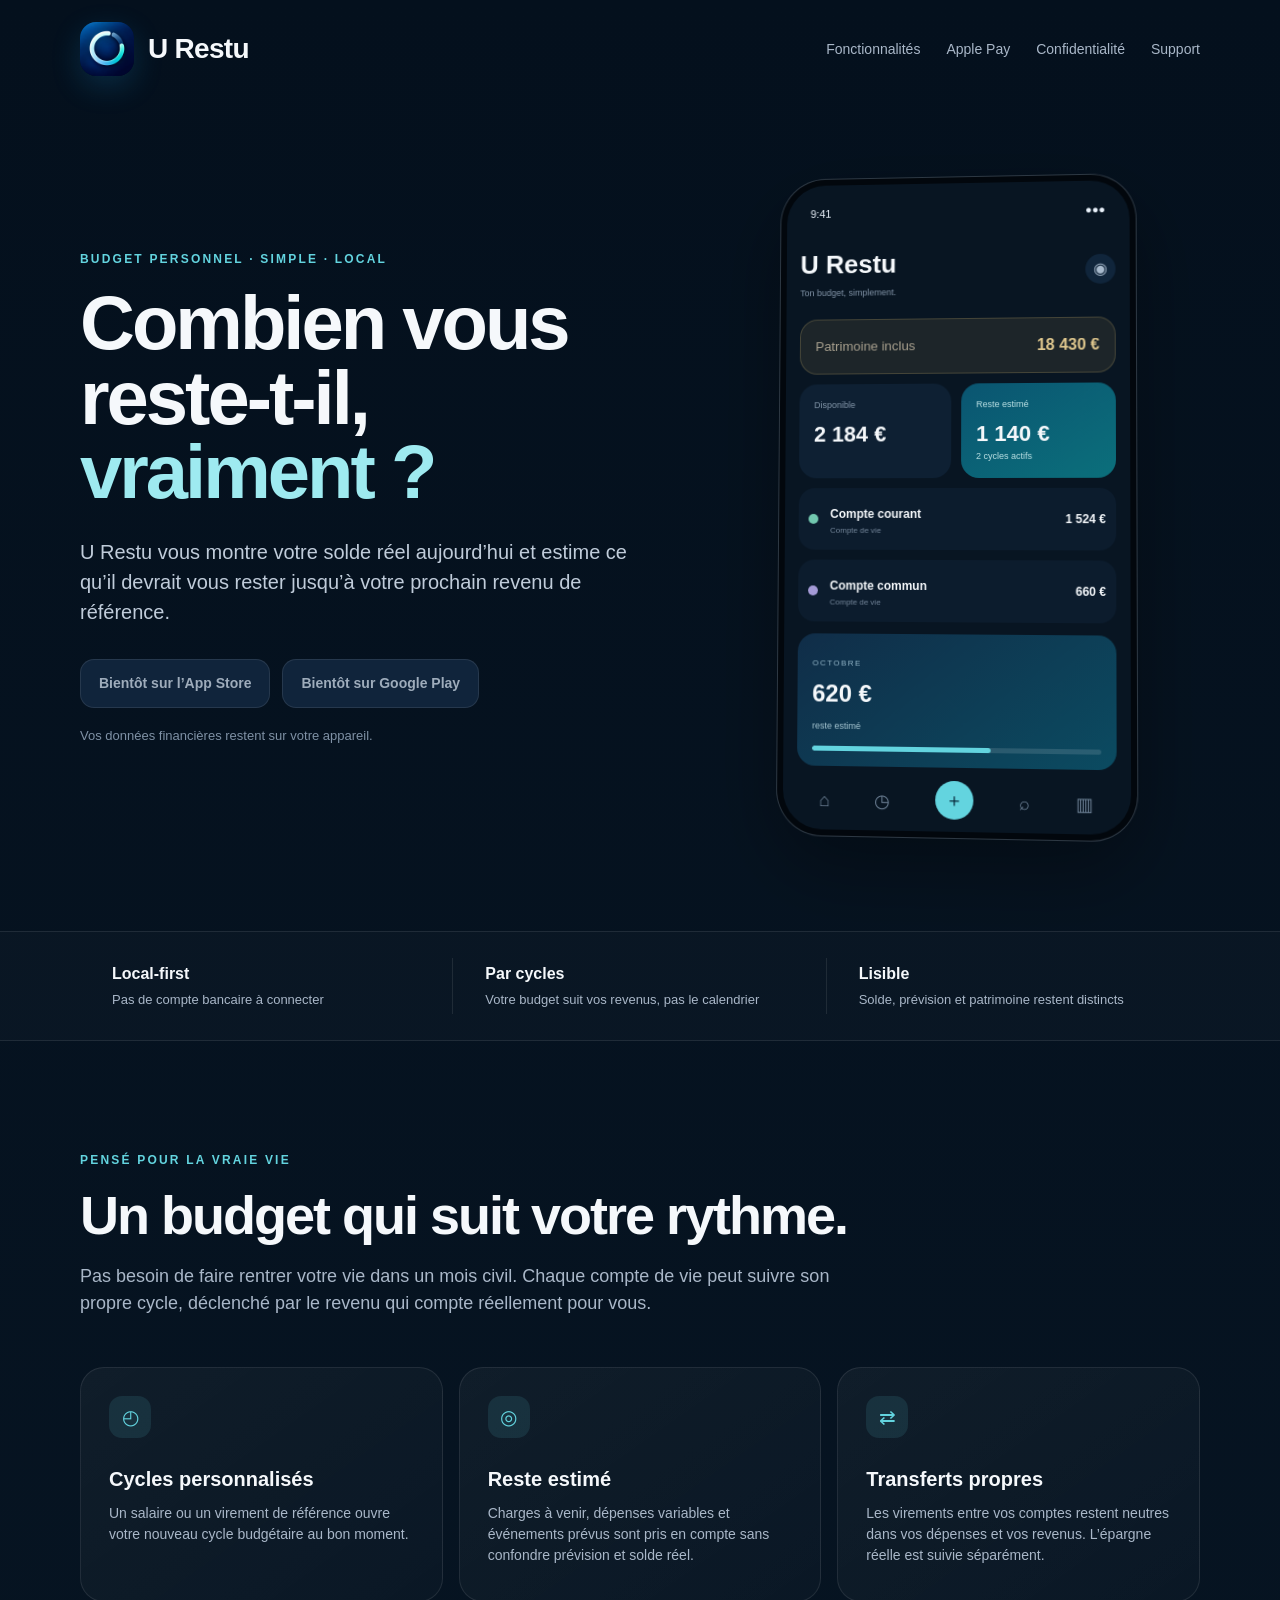
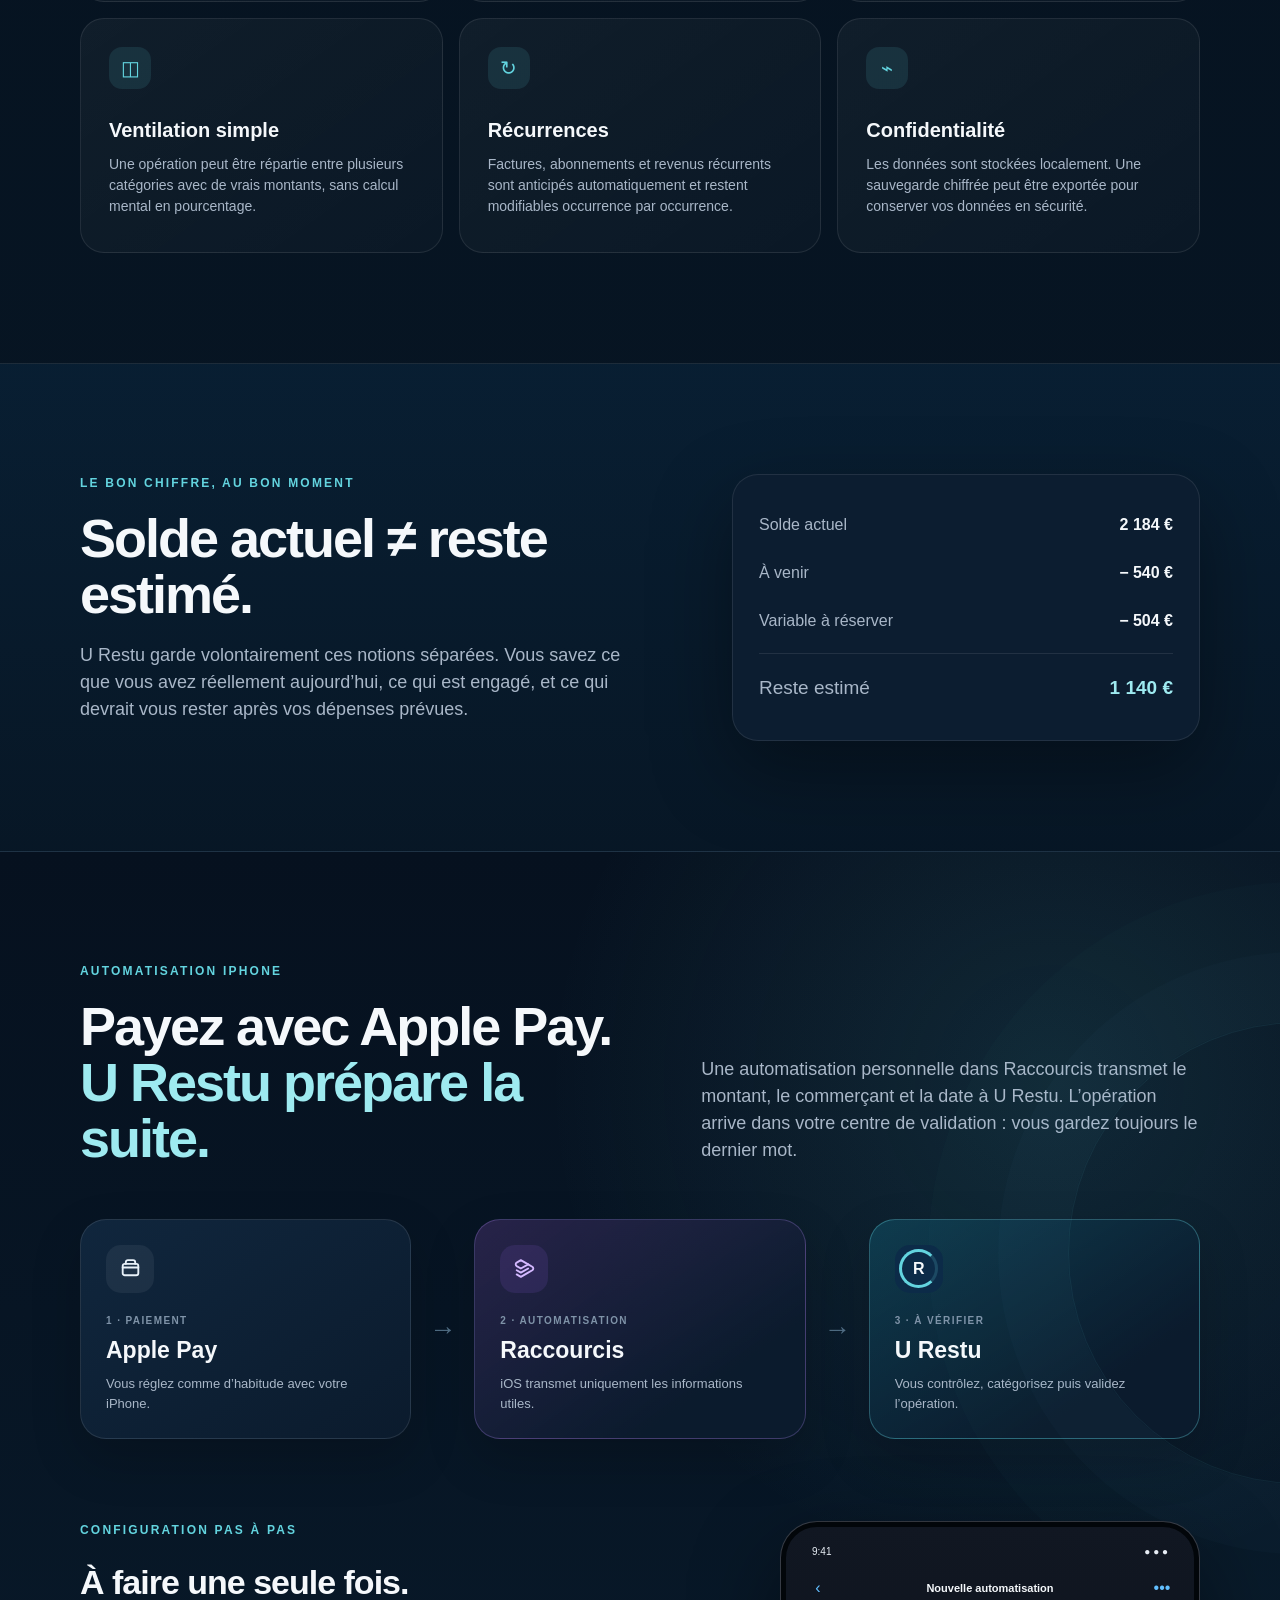
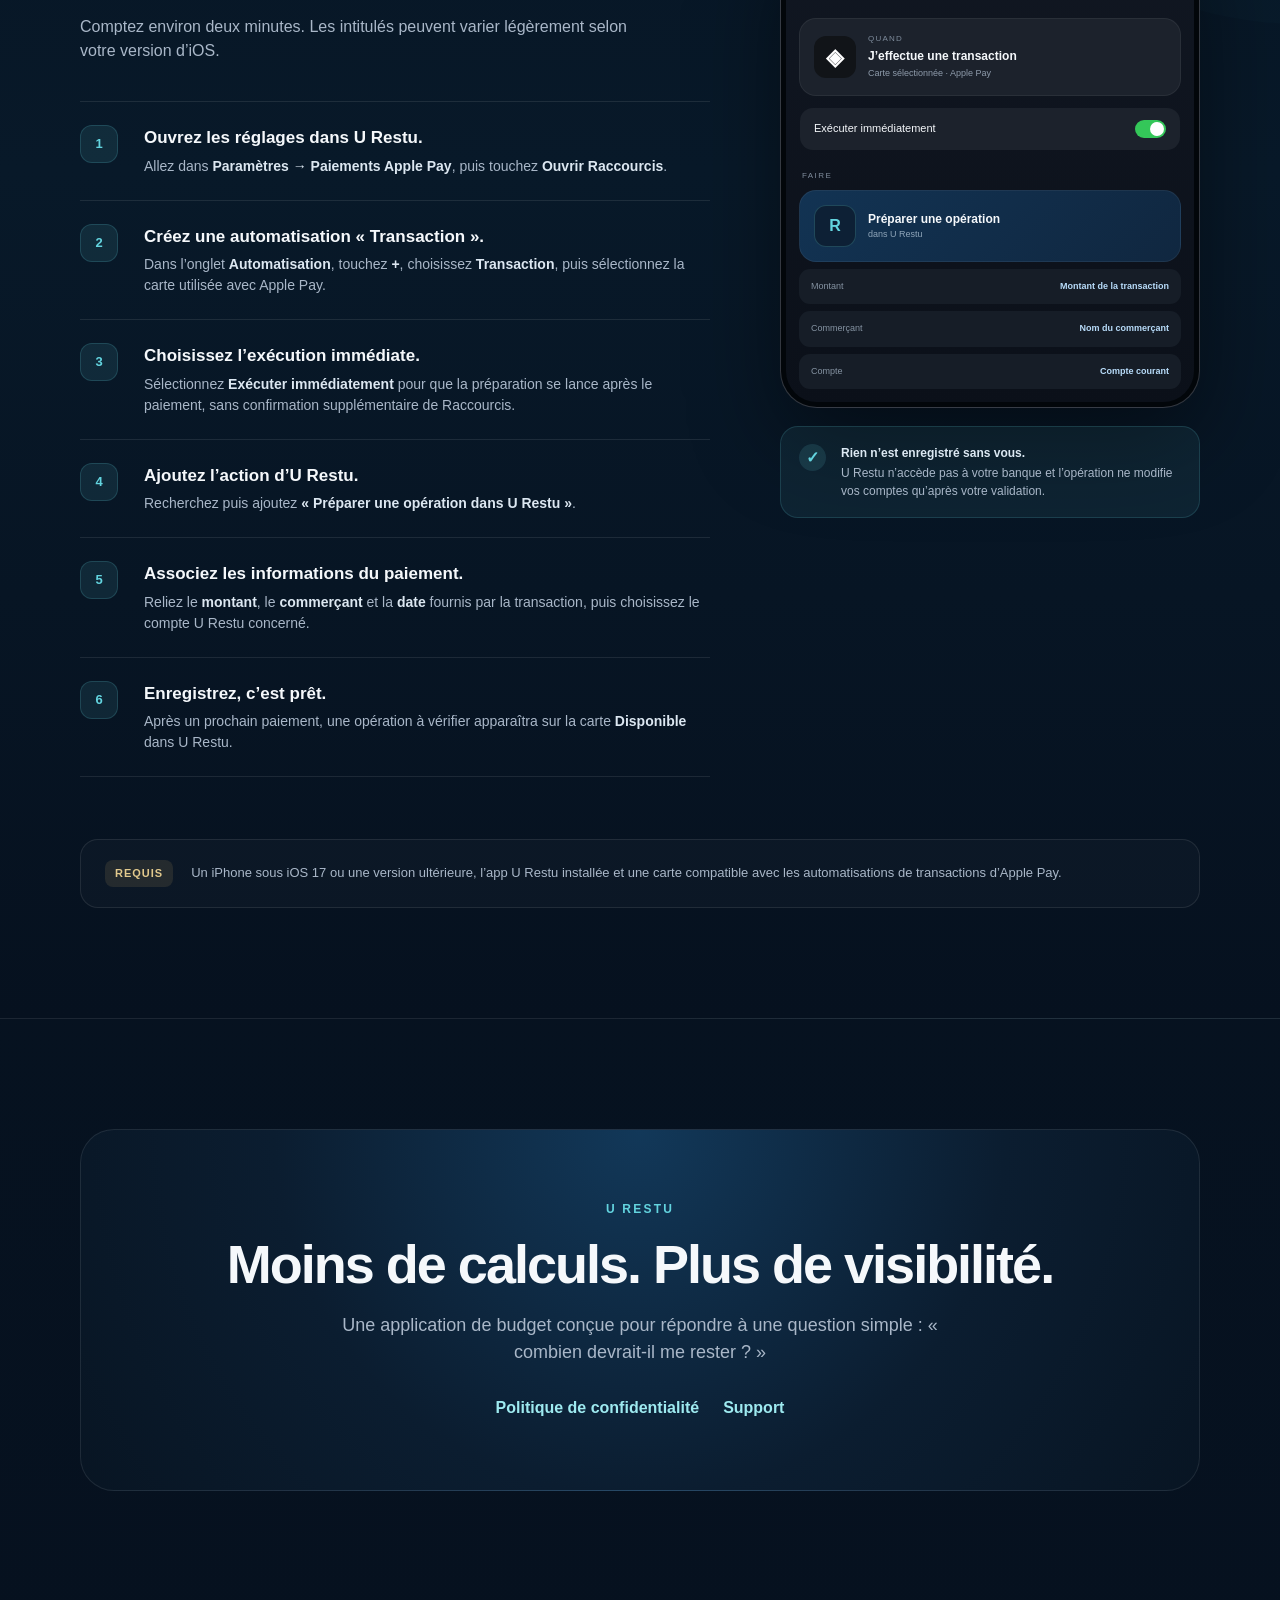
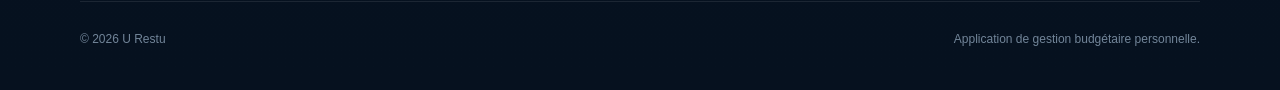
<file: index.html>
<!doctype html>
<html lang="fr">
<head>
  <meta charset="utf-8">
  <meta name="viewport" content="width=device-width,initial-scale=1">
  <meta name="theme-color" content="#031B3C">
  <meta name="description" content="U Restu — une application de budget simple qui vous montre ce que vous avez aujourd’hui et ce qu’il devrait vous rester jusqu’au prochain revenu.">
  <meta property="og:title" content="U Restu — Ton budget, simplement.">
  <meta property="og:description" content="Suivez votre solde réel, votre reste estimé et préparez vos paiements Apple Pay avec Raccourcis sur iPhone.">
  <meta property="og:type" content="website">
  <meta property="og:url" content="https://lefty2b.github.io/reste-site/">
  <title>U Restu — Ton budget, simplement.</title>
  <link rel="stylesheet" href="styles.css?v=20261008-brand">
</head>
<body>
  <header class="nav shell">
    <a class="brand" href="./" aria-label="Accueil U Restu">
      <img class="brand-icon" src="assets/reste-icon.png" alt="" aria-hidden="true">
      <span>U Restu</span>
    </a>
    <nav>
      <a href="#fonctionnalites">Fonctionnalités</a>
      <a class="nav-apple-pay" href="#apple-pay">Apple Pay</a>
      <a href="privacy.html">Confidentialité</a>
      <a href="support.html">Support</a>
    </nav>
  </header>

  <main>
    <section class="hero shell">
      <div class="hero-copy">
        <p class="eyebrow">BUDGET PERSONNEL · SIMPLE · LOCAL</p>
        <h1>Combien vous reste-t-il,<br><span>vraiment ?</span></h1>
        <p class="lead">U Restu vous montre votre solde réel aujourd’hui et estime ce qu’il devrait vous rester jusqu’à votre prochain revenu de référence.</p>
        <div class="cta-row">
          <span class="store disabled">Bientôt sur l’App Store</span>
          <span class="store disabled">Bientôt sur Google Play</span>
        </div>
        <p class="micro">Vos données financières restent sur votre appareil.</p>
      </div>

      <div class="phone-wrap" aria-label="Aperçu de l'application U Restu">
        <div class="phone">
          <div class="phone-top"><span>9:41</span><span>●●●</span></div>
          <div class="app-head">
            <div><strong>U Restu</strong><small>Ton budget, simplement.</small></div>
            <span class="eye">◉</span>
          </div>
          <div class="wealth"><small>Patrimoine inclus</small><strong>18 430 €</strong></div>
          <div class="summary">
            <div><small>Disponible</small><strong>2 184 €</strong></div>
            <div class="primary"><small>Reste estimé</small><strong>1 140 €</strong><em>2 cycles actifs</em></div>
          </div>
          <div class="account">
            <i class="dot a"></i><div><strong>Compte courant</strong><small>Compte de vie</small></div><b>1 524 €</b>
          </div>
          <div class="account">
            <i class="dot b"></i><div><strong>Compte commun</strong><small>Compte de vie</small></div><b>660 €</b>
          </div>
          <div class="cycle-card">
            <small>OCTOBRE</small>
            <strong>620 €</strong>
            <span>reste estimé</span>
            <div class="bar"><i></i></div>
          </div>
          <div class="tabs"><span>⌂</span><span>◷</span><span>＋</span><span>⌕</span><span>▥</span></div>
        </div>
      </div>
    </section>

    <section class="proof">
      <div class="shell metrics">
        <div><strong>Local-first</strong><span>Pas de compte bancaire à connecter</span></div>
        <div><strong>Par cycles</strong><span>Votre budget suit vos revenus, pas le calendrier</span></div>
        <div><strong>Lisible</strong><span>Solde, prévision et patrimoine restent distincts</span></div>
      </div>
    </section>

    <section id="fonctionnalites" class="section shell">
      <p class="eyebrow">PENSÉ POUR LA VRAIE VIE</p>
      <h2>Un budget qui suit votre rythme.</h2>
      <p class="section-intro">Pas besoin de faire rentrer votre vie dans un mois civil. Chaque compte de vie peut suivre son propre cycle, déclenché par le revenu qui compte réellement pour vous.</p>

      <div class="grid">
        <article class="feature">
          <span class="icon">◴</span>
          <h3>Cycles personnalisés</h3>
          <p>Un salaire ou un virement de référence ouvre votre nouveau cycle budgétaire au bon moment.</p>
        </article>
        <article class="feature">
          <span class="icon">◎</span>
          <h3>Reste estimé</h3>
          <p>Charges à venir, dépenses variables et événements prévus sont pris en compte sans confondre prévision et solde réel.</p>
        </article>
        <article class="feature">
          <span class="icon">⇄</span>
          <h3>Transferts propres</h3>
          <p>Les virements entre vos comptes restent neutres dans vos dépenses et vos revenus. L’épargne réelle est suivie séparément.</p>
        </article>
        <article class="feature">
          <span class="icon">◫</span>
          <h3>Ventilation simple</h3>
          <p>Une opération peut être répartie entre plusieurs catégories avec de vrais montants, sans calcul mental en pourcentage.</p>
        </article>
        <article class="feature">
          <span class="icon">↻</span>
          <h3>Récurrences</h3>
          <p>Factures, abonnements et revenus récurrents sont anticipés automatiquement et restent modifiables occurrence par occurrence.</p>
        </article>
        <article class="feature">
          <span class="icon">⌁</span>
          <h3>Confidentialité</h3>
          <p>Les données sont stockées localement. Une sauvegarde chiffrée peut être exportée pour conserver vos données en sécurité.</p>
        </article>
      </div>
    </section>

    <section class="section soft">
      <div class="shell split">
        <div>
          <p class="eyebrow">LE BON CHIFFRE, AU BON MOMENT</p>
          <h2>Solde actuel ≠ reste estimé.</h2>
          <p class="section-intro">U Restu garde volontairement ces notions séparées. Vous savez ce que vous avez réellement aujourd’hui, ce qui est engagé, et ce qui devrait vous rester après vos dépenses prévues.</p>
        </div>
        <div class="mini-card">
          <div><span>Solde actuel</span><strong>2 184 €</strong></div>
          <div><span>À venir</span><strong>− 540 €</strong></div>
          <div><span>Variable à réserver</span><strong>− 504 €</strong></div>
          <hr>
          <div class="result"><span>Reste estimé</span><strong>1 140 €</strong></div>
        </div>
      </div>
    </section>

    <section id="apple-pay" class="section apple-pay-section">
      <div class="shell">
        <div class="apple-pay-heading">
          <div>
            <p class="eyebrow">AUTOMATISATION IPHONE</p>
            <h2>Payez avec Apple Pay.<br><span>U Restu prépare la suite.</span></h2>
          </div>
          <p class="section-intro">Une automatisation personnelle dans Raccourcis transmet le montant, le commerçant et la date à U Restu. L’opération arrive dans votre centre de validation&nbsp;: vous gardez toujours le dernier mot.</p>
        </div>

        <div class="automation-flow" aria-label="Parcours d’un paiement Apple Pay vers U Restu">
          <div class="flow-card">
            <span class="flow-icon" aria-hidden="true">
              <svg viewBox="0 0 24 24" role="img"><path d="M6.5 7.5h11a2 2 0 0 1 2 2v7a2 2 0 0 1-2 2h-11a2 2 0 0 1-2-2v-7a2 2 0 0 1 2-2Z"/><path d="M7.5 7.5V6a2 2 0 0 1 2-2h5a2 2 0 0 1 2 2v1.5M4.5 11h15"/></svg>
            </span>
            <small>1 · PAIEMENT</small>
            <strong>Apple Pay</strong>
            <p>Vous réglez comme d’habitude avec votre iPhone.</p>
          </div>
          <span class="flow-arrow" aria-hidden="true">→</span>
          <div class="flow-card shortcuts-card">
            <span class="flow-icon shortcuts-icon" aria-hidden="true">
              <svg viewBox="0 0 24 24" role="img"><path d="m8.5 4 7 4-7 4-4-2.3a2 2 0 0 1 0-3.4L8.5 4Z"/><path d="m15.5 12-7 4-4-2.3M15.5 8l4 2.3a2 2 0 0 1 0 3.4L15.5 16l-7 4-4-2.3"/></svg>
            </span>
            <small>2 · AUTOMATISATION</small>
            <strong>Raccourcis</strong>
            <p>iOS transmet uniquement les informations utiles.</p>
          </div>
          <span class="flow-arrow" aria-hidden="true">→</span>
          <div class="flow-card reste-card">
            <span class="flow-icon reste-icon" aria-hidden="true"><span>R</span></span>
            <small>3 · À VÉRIFIER</small>
            <strong>U Restu</strong>
            <p>Vous contrôlez, catégorisez puis validez l’opération.</p>
          </div>
        </div>

        <div class="shortcut-layout">
          <div class="shortcut-steps">
            <div class="shortcut-intro">
              <p class="eyebrow">CONFIGURATION PAS À PAS</p>
              <h3>À faire une seule fois.</h3>
              <p>Comptez environ deux minutes. Les intitulés peuvent varier légèrement selon votre version d’iOS.</p>
            </div>

            <ol class="steps-list">
              <li>
                <span class="step-number">1</span>
                <div><strong>Ouvrez les réglages dans U Restu.</strong><p>Allez dans <b>Paramètres → Paiements Apple Pay</b>, puis touchez <b>Ouvrir Raccourcis</b>.</p></div>
              </li>
              <li>
                <span class="step-number">2</span>
                <div><strong>Créez une automatisation « Transaction ».</strong><p>Dans l’onglet <b>Automatisation</b>, touchez <b>+</b>, choisissez <b>Transaction</b>, puis sélectionnez la carte utilisée avec Apple Pay.</p></div>
              </li>
              <li>
                <span class="step-number">3</span>
                <div><strong>Choisissez l’exécution immédiate.</strong><p>Sélectionnez <b>Exécuter immédiatement</b> pour que la préparation se lance après le paiement, sans confirmation supplémentaire de Raccourcis.</p></div>
              </li>
              <li>
                <span class="step-number">4</span>
                <div><strong>Ajoutez l’action d’U Restu.</strong><p>Recherchez puis ajoutez <b>« Préparer une opération dans U Restu »</b>.</p></div>
              </li>
              <li>
                <span class="step-number">5</span>
                <div><strong>Associez les informations du paiement.</strong><p>Reliez le <b>montant</b>, le <b>commerçant</b> et la <b>date</b> fournis par la transaction, puis choisissez le compte U Restu concerné.</p></div>
              </li>
              <li>
                <span class="step-number">6</span>
                <div><strong>Enregistrez, c’est prêt.</strong><p>Après un prochain paiement, une opération à vérifier apparaîtra sur la carte <b>Disponible</b> dans U Restu.</p></div>
              </li>
            </ol>
          </div>

          <aside class="shortcut-preview" aria-label="Aperçu de l’automatisation">
            <div class="ios-window">
              <div class="ios-status"><span>9:41</span><span>● ● ●</span></div>
              <div class="ios-title"><span>‹</span><strong>Nouvelle automatisation</strong><span>•••</span></div>
              <div class="trigger-card">
                <span class="trigger-symbol">◈</span>
                <div><small>QUAND</small><strong>J’effectue une transaction</strong><em>Carte sélectionnée · Apple Pay</em></div>
              </div>
              <div class="run-line"><span>Exécuter immédiatement</span><i aria-hidden="true"></i></div>
              <div class="action-label">FAIRE</div>
              <div class="action-card">
                <span class="action-brand">R</span>
                <div><strong>Préparer une opération</strong><small>dans U Restu</small></div>
              </div>
              <div class="mapping"><span>Montant</span><b>Montant de la transaction</b></div>
              <div class="mapping"><span>Commerçant</span><b>Nom du commerçant</b></div>
              <div class="mapping"><span>Compte</span><b>Compte courant</b></div>
            </div>
            <div class="privacy-note">
              <span aria-hidden="true">✓</span>
              <p><strong>Rien n’est enregistré sans vous.</strong> U Restu n’accède pas à votre banque et l’opération ne modifie vos comptes qu’après votre validation.</p>
            </div>
          </aside>
        </div>

        <div class="requirements">
          <span>Requis</span>
          <p>Un iPhone sous iOS 17 ou une version ultérieure, l’app U Restu installée et une carte compatible avec les automatisations de transactions d’Apple Pay.</p>
        </div>
      </div>
    </section>

    <section class="section shell final">
      <div class="final-card">
        <p class="eyebrow">U RESTU</p>
        <h2>Moins de calculs. Plus de visibilité.</h2>
        <p>Une application de budget conçue pour répondre à une question simple : « combien devrait-il me rester ? »</p>
        <div class="links">
          <a href="privacy.html">Politique de confidentialité</a>
          <a href="support.html">Support</a>
        </div>
      </div>
    </section>
  </main>

  <footer class="shell footer">
    <span>© 2026 U Restu</span>
    <span>Application de gestion budgétaire personnelle.</span>
  </footer>
</body>
</html>
</file>
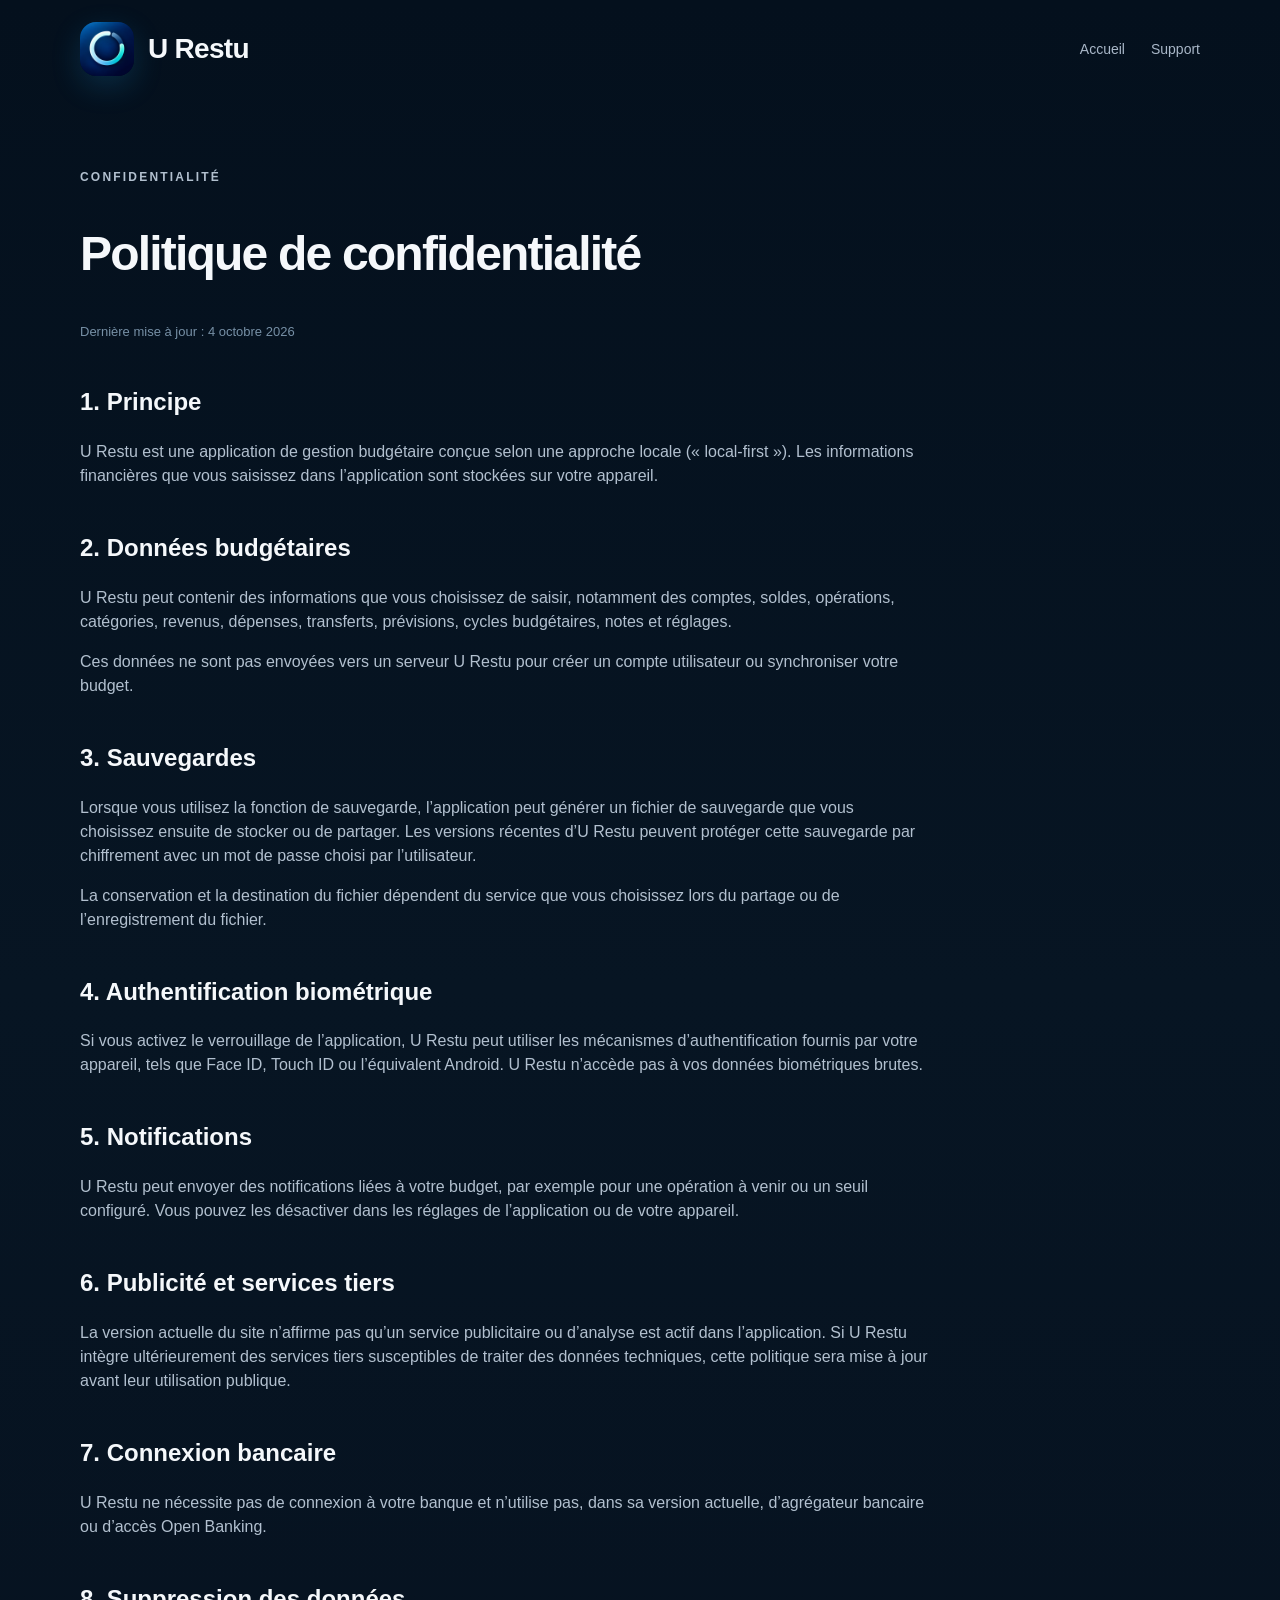
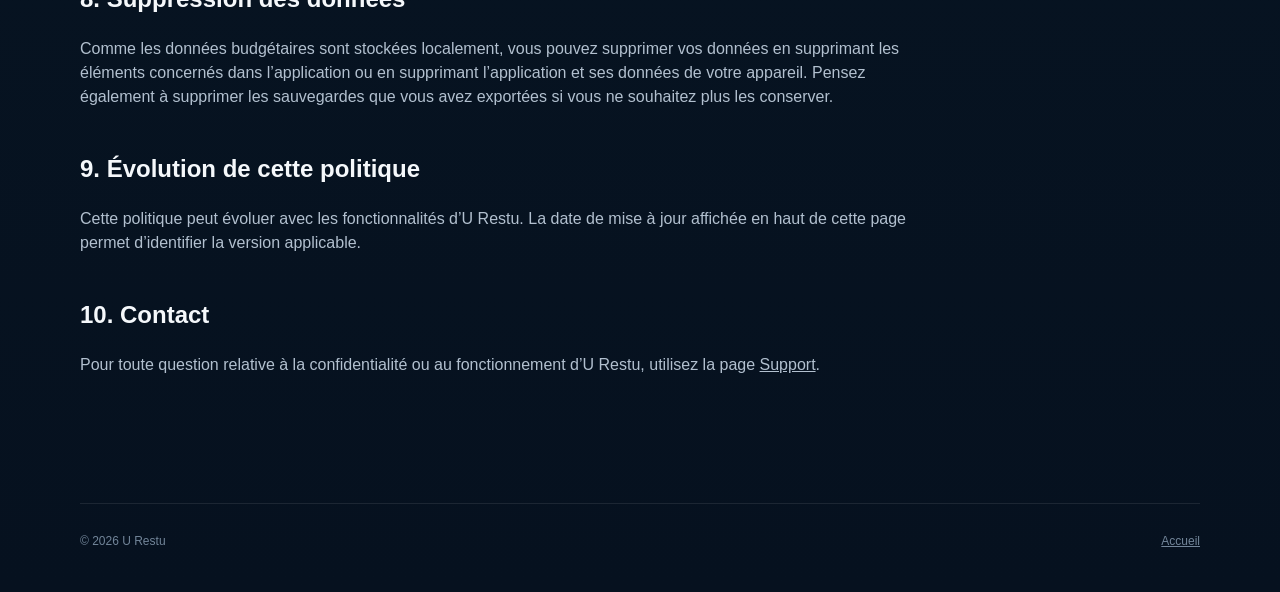
<file: privacy.html>
<!doctype html>
<html lang="fr">
<head>
  <meta charset="utf-8"><meta name="viewport" content="width=device-width,initial-scale=1">
  <meta name="theme-color" content="#031B3C">
  <title>Confidentialité — U Restu</title>
  <link rel="stylesheet" href="styles.css?v=20261008-brand">
</head>
<body>
<header class="nav shell"><a class="brand" href="./" aria-label="Accueil U Restu"><img class="brand-icon" src="assets/reste-icon.png" alt="" aria-hidden="true"><span>U Restu</span></a><nav><a href="./">Accueil</a><a href="support.html">Support</a></nav></header>
<main class="legal shell">
  <p class="eyebrow">CONFIDENTIALITÉ</p>
  <h1>Politique de confidentialité</h1>
  <p class="date">Dernière mise à jour : 4 octobre 2026</p>

  <h2>1. Principe</h2>
  <p>U Restu est une application de gestion budgétaire conçue selon une approche locale (« local-first »). Les informations financières que vous saisissez dans l’application sont stockées sur votre appareil.</p>

  <h2>2. Données budgétaires</h2>
  <p>U Restu peut contenir des informations que vous choisissez de saisir, notamment des comptes, soldes, opérations, catégories, revenus, dépenses, transferts, prévisions, cycles budgétaires, notes et réglages.</p>
  <p>Ces données ne sont pas envoyées vers un serveur U Restu pour créer un compte utilisateur ou synchroniser votre budget.</p>

  <h2>3. Sauvegardes</h2>
  <p>Lorsque vous utilisez la fonction de sauvegarde, l’application peut générer un fichier de sauvegarde que vous choisissez ensuite de stocker ou de partager. Les versions récentes d’U Restu peuvent protéger cette sauvegarde par chiffrement avec un mot de passe choisi par l’utilisateur.</p>
  <p>La conservation et la destination du fichier dépendent du service que vous choisissez lors du partage ou de l’enregistrement du fichier.</p>

  <h2>4. Authentification biométrique</h2>
  <p>Si vous activez le verrouillage de l’application, U Restu peut utiliser les mécanismes d’authentification fournis par votre appareil, tels que Face ID, Touch ID ou l’équivalent Android. U Restu n’accède pas à vos données biométriques brutes.</p>

  <h2>5. Notifications</h2>
  <p>U Restu peut envoyer des notifications liées à votre budget, par exemple pour une opération à venir ou un seuil configuré. Vous pouvez les désactiver dans les réglages de l’application ou de votre appareil.</p>

  <h2>6. Publicité et services tiers</h2>
  <p>La version actuelle du site n’affirme pas qu’un service publicitaire ou d’analyse est actif dans l’application. Si U Restu intègre ultérieurement des services tiers susceptibles de traiter des données techniques, cette politique sera mise à jour avant leur utilisation publique.</p>

  <h2>7. Connexion bancaire</h2>
  <p>U Restu ne nécessite pas de connexion à votre banque et n’utilise pas, dans sa version actuelle, d’agrégateur bancaire ou d’accès Open Banking.</p>

  <h2>8. Suppression des données</h2>
  <p>Comme les données budgétaires sont stockées localement, vous pouvez supprimer vos données en supprimant les éléments concernés dans l’application ou en supprimant l’application et ses données de votre appareil. Pensez également à supprimer les sauvegardes que vous avez exportées si vous ne souhaitez plus les conserver.</p>

  <h2>9. Évolution de cette politique</h2>
  <p>Cette politique peut évoluer avec les fonctionnalités d’U Restu. La date de mise à jour affichée en haut de cette page permet d’identifier la version applicable.</p>

  <h2>10. Contact</h2>
  <p>Pour toute question relative à la confidentialité ou au fonctionnement d’U Restu, utilisez la page <a href="support.html">Support</a>.</p>
</main>
<footer class="shell footer"><span>© 2026 U Restu</span><a href="./">Accueil</a></footer>
</body>
</html>
</file>
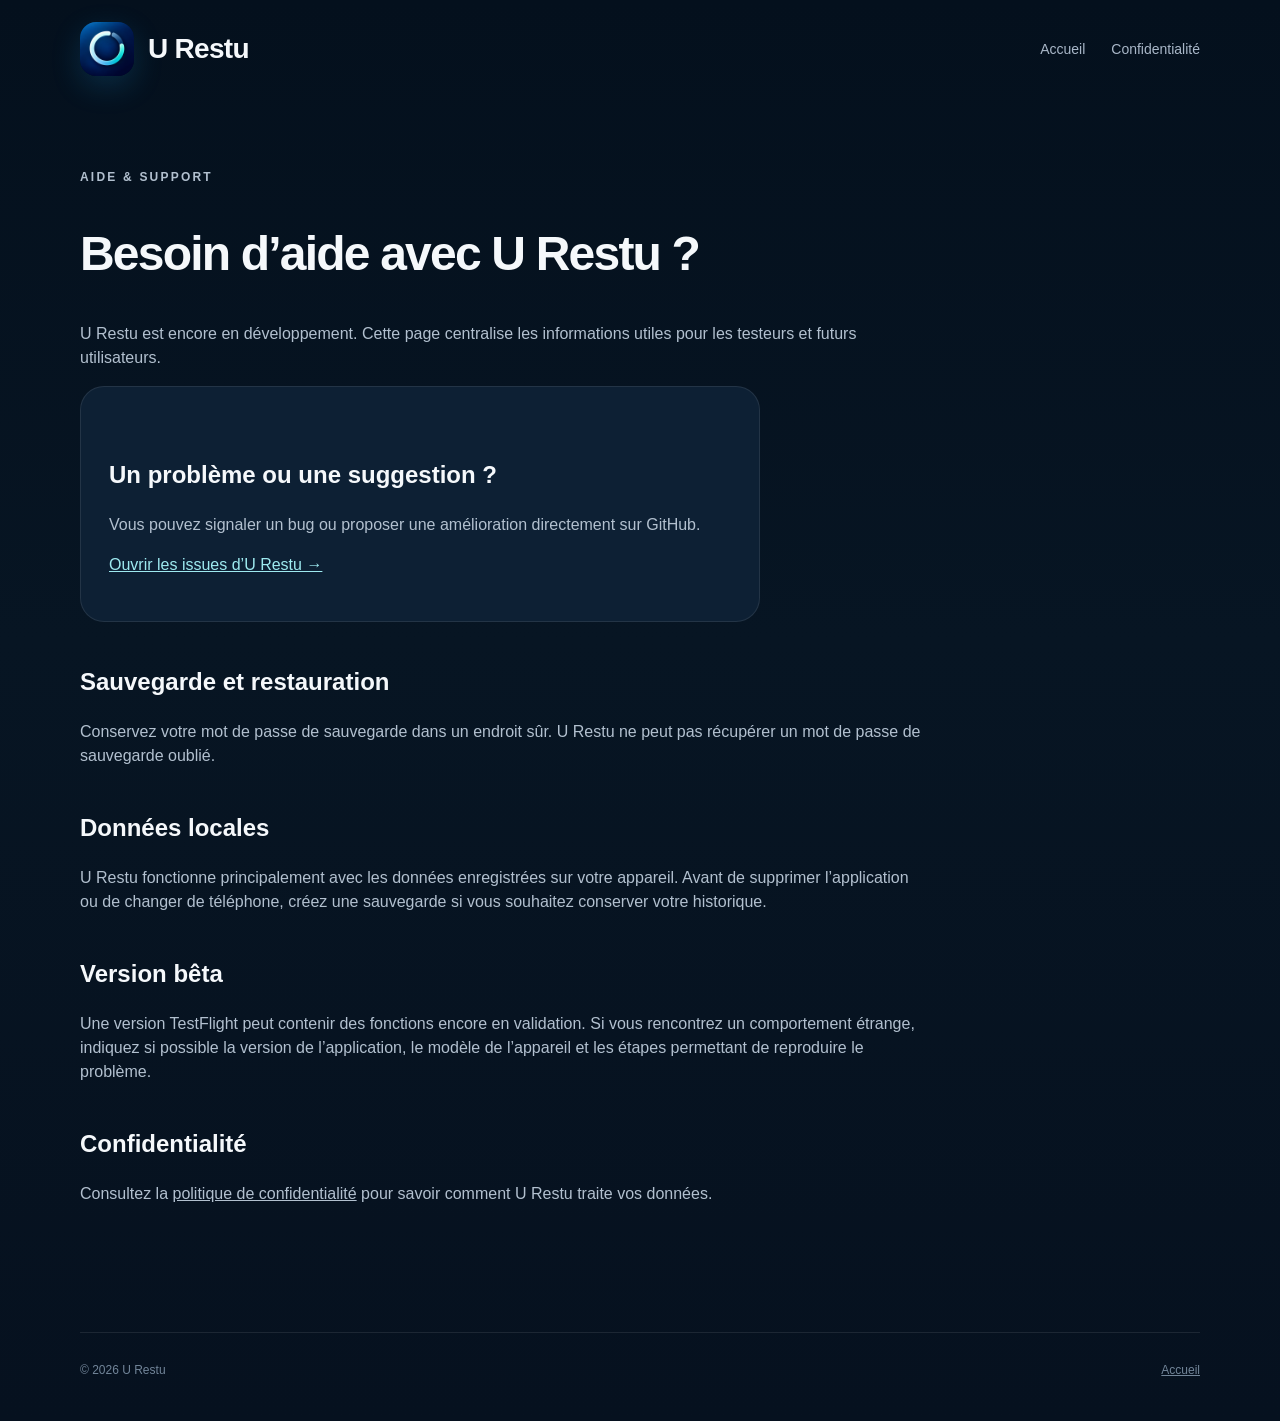
<file: support.html>
<!doctype html>
<html lang="fr">
<head>
  <meta charset="utf-8"><meta name="viewport" content="width=device-width,initial-scale=1">
  <meta name="theme-color" content="#031B3C">
  <title>Support — U Restu</title>
  <link rel="stylesheet" href="styles.css?v=20261008-brand">
</head>
<body>
<header class="nav shell"><a class="brand" href="./" aria-label="Accueil U Restu"><img class="brand-icon" src="assets/reste-icon.png" alt="" aria-hidden="true"><span>U Restu</span></a><nav><a href="./">Accueil</a><a href="privacy.html">Confidentialité</a></nav></header>
<main class="legal shell">
  <p class="eyebrow">AIDE & SUPPORT</p>
  <h1>Besoin d’aide avec U Restu ?</h1>
  <p>U Restu est encore en développement. Cette page centralise les informations utiles pour les testeurs et futurs utilisateurs.</p>

  <div class="contact-card">
    <h2>Un problème ou une suggestion ?</h2>
    <p>Vous pouvez signaler un bug ou proposer une amélioration directement sur GitHub.</p>
    <p><a href="https://github.com/lefty2b/reste/issues">Ouvrir les issues d’U Restu →</a></p>
  </div>

  <h2>Sauvegarde et restauration</h2>
  <p>Conservez votre mot de passe de sauvegarde dans un endroit sûr. U Restu ne peut pas récupérer un mot de passe de sauvegarde oublié.</p>

  <h2>Données locales</h2>
  <p>U Restu fonctionne principalement avec les données enregistrées sur votre appareil. Avant de supprimer l’application ou de changer de téléphone, créez une sauvegarde si vous souhaitez conserver votre historique.</p>

  <h2>Version bêta</h2>
  <p>Une version TestFlight peut contenir des fonctions encore en validation. Si vous rencontrez un comportement étrange, indiquez si possible la version de l’application, le modèle de l’appareil et les étapes permettant de reproduire le problème.</p>

  <h2>Confidentialité</h2>
  <p>Consultez la <a href="privacy.html">politique de confidentialité</a> pour savoir comment U Restu traite vos données.</p>
</main>
<footer class="shell footer"><span>© 2026 U Restu</span><a href="./">Accueil</a></footer>
</body>
</html>
</file>
<file: styles.css>
:root{
  --bg:#06111f;--bg2:#031b3c;--surface:#0e2036;--surface2:#132b46;--text:#f5f8fb;
  --muted:#a9b7c8;--line:rgba(255,255,255,.09);--cyan:#63d4df;--cyan2:#9eeaf0;--gold:#d6b56e;
  --shadow:0 30px 80px rgba(0,0,0,.35)
}
*{box-sizing:border-box}html{scroll-behavior:smooth}body{margin:0;background:linear-gradient(180deg,#04101d 0%,#071523 45%,#06111f 100%);color:var(--text);font-family:-apple-system,BlinkMacSystemFont,"Segoe UI",Inter,Roboto,Helvetica,Arial,sans-serif;line-height:1.5}
a{color:inherit}a:focus-visible{outline:2px solid var(--cyan);outline-offset:5px;border-radius:4px}.shell{width:min(1120px,calc(100% - 40px));margin:auto}section[id]{scroll-margin-top:32px}
.nav{height:98px;display:flex;align-items:center;justify-content:space-between}.nav nav{display:flex;gap:26px}.nav nav a{text-decoration:none;color:var(--muted);font-size:14px}.nav nav a:hover{color:var(--text)}
.brand{display:flex;align-items:center;gap:14px;text-decoration:none;font-size:28px;font-weight:850;letter-spacing:-.7px}.brand-icon{display:block;width:54px;height:54px;border-radius:16px;object-fit:cover;box-shadow:0 10px 30px rgba(30,151,222,.2)}
.hero{min-height:690px;padding:75px 0 95px;display:grid;grid-template-columns:1.08fr .92fr;gap:60px;align-items:center}.eyebrow{font-size:12px;letter-spacing:2.2px;color:var(--cyan);font-weight:800;margin:0 0 18px}.hero h1{font-size:clamp(48px,6vw,76px);line-height:.98;letter-spacing:-3px;margin:0 0 28px;max-width:760px}.hero h1 span{color:var(--cyan2)}.lead{font-size:20px;color:#c0ccda;max-width:650px;margin:0 0 32px}.cta-row{display:flex;gap:12px;flex-wrap:wrap}.store{border:1px solid var(--line);background:#10243b;padding:13px 18px;border-radius:14px;font-weight:700;font-size:14px}.store.disabled{color:#9eacbb}.micro{color:#7f91a5;font-size:13px;margin-top:18px}
.phone-wrap{display:flex;justify-content:center;perspective:1200px}.phone{width:min(360px,92vw);border-radius:46px;background:#081522;border:1px solid rgba(255,255,255,.15);box-shadow:var(--shadow),inset 0 0 0 6px #02070d;padding:24px 20px 18px;transform:rotateY(-4deg) rotateX(2deg);position:relative}.phone-top{font-size:11px;display:flex;justify-content:space-between;color:#eaf2fb;margin:3px 10px 24px}.app-head{display:flex;justify-content:space-between;align-items:center}.app-head strong{font-size:26px}.app-head small{display:block;color:#8294a8;font-size:9px;margin-top:3px}.eye{width:30px;height:30px;border-radius:50%;background:#10253b;display:grid;place-items:center;color:#a8bacd}.wealth{margin-top:20px;padding:15px;border-radius:18px;background:rgba(214,181,110,.1);border:1px solid rgba(214,181,110,.22);display:flex;justify-content:space-between;align-items:center}.wealth small{color:#a9a18f}.wealth strong{color:#e0c88e}.summary{display:grid;grid-template-columns:1fr 1fr;gap:10px;margin-top:10px}.summary>div{padding:15px;border-radius:18px;background:#0e2033}.summary small,.summary em{display:block;color:#8497aa;font-size:9px;font-style:normal}.summary strong{display:block;font-size:22px;margin-top:5px}.summary .primary{background:linear-gradient(150deg,#0a5571,#0b6f7b)}.summary .primary small,.summary .primary em{color:#bde2e5}.account{margin-top:10px;padding:13px 10px;border-radius:16px;background:#0c1c2d;display:grid;grid-template-columns:12px 1fr auto;gap:10px;align-items:center}.account .dot{width:10px;height:10px;border-radius:50%}.dot.a{background:#72c8af}.dot.b{background:#a49ad6}.account strong{font-size:12px}.account small{display:block;color:#74869a;font-size:8px}.account b{font-size:12px}.cycle-card{margin-top:12px;border-radius:18px;padding:15px;background:linear-gradient(145deg,#102d48,#0b4b61)}.cycle-card small{font-size:8px;color:#92b5c7;letter-spacing:1.5px}.cycle-card strong{display:block;font-size:24px;margin-top:3px}.cycle-card span{font-size:9px;color:#a8c7d3}.bar{height:5px;border-radius:10px;background:rgba(255,255,255,.12);margin-top:10px;overflow:hidden}.bar i{display:block;width:62%;height:100%;background:var(--cyan);border-radius:10px}.tabs{display:flex;justify-content:space-around;color:#6f8398;font-size:18px;margin-top:21px}.tabs span:nth-child(3){background:var(--cyan);color:#042032;width:38px;height:38px;border-radius:50%;display:grid;place-items:center;margin-top:-8px}
.proof{border-top:1px solid var(--line);border-bottom:1px solid var(--line);background:rgba(255,255,255,.015)}.metrics{display:grid;grid-template-columns:repeat(3,1fr);padding:26px 0}.metrics div{padding:4px 32px;border-right:1px solid var(--line)}.metrics div:last-child{border-right:0}.metrics strong{display:block;font-size:16px}.metrics span{display:block;color:var(--muted);font-size:13px;margin-top:4px}
.section{padding-top:110px;padding-bottom:110px}.section h2{font-size:clamp(36px,5vw,54px);line-height:1.04;letter-spacing:-2px;margin:0 0 20px}.section-intro{color:var(--muted);font-size:18px;max-width:750px}.grid{display:grid;grid-template-columns:repeat(3,1fr);gap:16px;margin-top:50px}.feature{background:linear-gradient(145deg,rgba(255,255,255,.045),rgba(255,255,255,.02));border:1px solid var(--line);border-radius:24px;padding:28px;min-height:235px;transition:transform .25s ease,border-color .25s ease,background .25s ease}.feature:hover{transform:translateY(-4px);border-color:rgba(99,212,223,.25);background:linear-gradient(145deg,rgba(99,212,223,.07),rgba(255,255,255,.025))}.feature .icon{display:grid;place-items:center;width:42px;height:42px;border-radius:13px;background:rgba(99,212,223,.11);color:var(--cyan);font-size:20px}.feature h3{font-size:20px;margin:26px 0 9px}.feature p{color:var(--muted);font-size:14px;margin:0}.soft{background:linear-gradient(180deg,rgba(9,36,60,.62),rgba(7,24,40,.62));border-top:1px solid var(--line);border-bottom:1px solid var(--line)}.split{display:grid;grid-template-columns:1.1fr .9fr;gap:80px;align-items:center}.mini-card{background:#0c1d30;border:1px solid var(--line);border-radius:26px;padding:26px;box-shadow:var(--shadow)}.mini-card>div{display:flex;justify-content:space-between;padding:12px 0}.mini-card span{color:var(--muted)}.mini-card hr{border:0;border-top:1px solid var(--line);margin:8px 0}.mini-card .result{font-size:19px}.mini-card .result strong{color:var(--cyan2)}
.apple-pay-section{position:relative;overflow:hidden;background:radial-gradient(circle at 82% 13%,rgba(99,212,223,.11),transparent 27%),linear-gradient(180deg,#06111f 0%,#081929 52%,#06111f 100%);border-bottom:1px solid var(--line)}
.apple-pay-section:before{content:"";position:absolute;width:460px;height:460px;border:1px solid rgba(99,212,223,.08);border-radius:50%;right:-250px;top:170px;box-shadow:0 0 0 70px rgba(99,212,223,.018),0 0 0 140px rgba(99,212,223,.012);pointer-events:none}
.apple-pay-heading{display:grid;grid-template-columns:1.05fr .95fr;gap:70px;align-items:end;margin-bottom:52px}.apple-pay-heading h2{margin-bottom:0}.apple-pay-heading h2 span{color:var(--cyan2)}.apple-pay-heading .section-intro{margin:0 0 3px;max-width:520px}
.automation-flow{display:grid;grid-template-columns:1fr auto 1fr auto 1fr;gap:18px;align-items:center;margin-bottom:82px}.flow-card{min-height:218px;padding:25px;border-radius:26px;border:1px solid rgba(255,255,255,.1);background:linear-gradient(145deg,#10263d,#0b1b2d);box-shadow:0 20px 50px rgba(0,0,0,.18)}.flow-card small{display:block;margin-top:20px;color:#7f93a8;font-size:10px;font-weight:800;letter-spacing:1.4px}.flow-card strong{display:block;font-size:23px;margin-top:5px}.flow-card p{color:var(--muted);font-size:13px;margin:7px 0 0}.flow-card.shortcuts-card{border-color:rgba(184,143,255,.25);background:linear-gradient(145deg,rgba(79,53,119,.46),#0b1b2d 74%)}.flow-card.reste-card{border-color:rgba(99,212,223,.34);background:linear-gradient(145deg,rgba(17,86,108,.52),#0b1b2d 74%)}.flow-icon{display:grid;place-items:center;width:48px;height:48px;border-radius:15px;background:rgba(255,255,255,.06);color:#e8f1f9}.flow-icon svg{width:25px;height:25px;fill:none;stroke:currentColor;stroke-width:1.8;stroke-linecap:round;stroke-linejoin:round}.shortcuts-icon{color:#d4b9ff;background:rgba(149,95,232,.13)}.reste-icon{position:relative;color:var(--text);font-weight:900;background:#0c2b48;overflow:hidden}.reste-icon:before{content:"";position:absolute;width:33px;height:33px;border:3px solid var(--cyan);border-right-color:rgba(99,212,223,.18);border-radius:50%}.reste-icon span{position:relative}.flow-arrow{color:#527087;font-size:27px}
.shortcut-layout{display:grid;grid-template-columns:minmax(0,1.08fr) minmax(340px,.72fr);gap:70px;align-items:start}.shortcut-intro h3{font-size:34px;letter-spacing:-1px;margin:0 0 7px}.shortcut-intro>p:last-child{color:var(--muted);margin:0;max-width:580px}.steps-list{list-style:none;padding:0;margin:38px 0 0}.steps-list li{display:grid;grid-template-columns:46px 1fr;gap:18px;padding:23px 0;border-top:1px solid var(--line)}.steps-list li:last-child{border-bottom:1px solid var(--line)}.step-number{display:grid;place-items:center;width:38px;height:38px;border-radius:12px;background:rgba(99,212,223,.1);border:1px solid rgba(99,212,223,.18);color:var(--cyan);font-size:13px;font-weight:900}.steps-list strong{font-size:17px}.steps-list p{color:var(--muted);font-size:14px;margin:5px 0 0}.steps-list b{color:#dce7f1;font-weight:650}
.shortcut-preview{position:sticky;top:28px}.ios-window{border-radius:37px;padding:18px;background:linear-gradient(180deg,#111722,#0b1019);border:1px solid rgba(255,255,255,.16);box-shadow:0 34px 90px rgba(0,0,0,.43),inset 0 0 0 5px #02060a}.ios-status{display:flex;justify-content:space-between;padding:4px 13px 17px;color:#e7edf4;font-size:10px}.ios-title{display:grid;grid-template-columns:28px 1fr 28px;align-items:center;text-align:center;font-size:11px;padding:0 5px 18px}.ios-title>span{color:#62bfff;font-size:16px}.trigger-card,.action-card{display:grid;grid-template-columns:42px 1fr;gap:12px;align-items:center;padding:14px;border-radius:17px;background:#1c222c;border:1px solid rgba(255,255,255,.06)}.trigger-symbol,.action-brand{display:grid;place-items:center;width:42px;height:42px;border-radius:12px;font-weight:900}.trigger-symbol{background:#111418;color:#fff;font-size:23px}.trigger-card small{display:block;color:#7e8b9b;font-size:8px;letter-spacing:1.2px}.trigger-card strong{display:block;font-size:12px;margin:2px 0}.trigger-card em{display:block;color:#8e9bab;font-size:9px;font-style:normal}.run-line{display:flex;align-items:center;justify-content:space-between;margin:12px 1px 20px;padding:12px 14px;border-radius:13px;background:#1c222c;font-size:11px}.run-line i{position:relative;width:31px;height:18px;border-radius:20px;background:#34c759}.run-line i:after{content:"";position:absolute;right:2px;top:2px;width:14px;height:14px;border-radius:50%;background:white}.action-label{font-size:8px;letter-spacing:1.4px;color:#7e8b9b;margin:0 3px 8px}.action-card{background:linear-gradient(135deg,#123353,#102740)}.action-brand{background:#0d2035;color:var(--cyan);border:1px solid rgba(99,212,223,.22)}.action-card strong{display:block;font-size:12px}.action-card small{display:block;color:#8fa5b9;font-size:9px}.mapping{display:grid;grid-template-columns:.8fr 1.2fr;gap:10px;padding:11px 12px;margin-top:7px;background:#161d27;border-radius:11px;font-size:9px}.mapping span{color:#8593a2}.mapping b{color:#b8dcfa;font-weight:600;text-align:right}.privacy-note{display:grid;grid-template-columns:30px 1fr;gap:12px;margin-top:18px;padding:17px 18px;border-radius:18px;background:rgba(99,212,223,.07);border:1px solid rgba(99,212,223,.16)}.privacy-note>span{display:grid;place-items:center;width:27px;height:27px;border-radius:50%;background:rgba(99,212,223,.13);color:var(--cyan);font-weight:900}.privacy-note p{color:var(--muted);font-size:12px;margin:0}.privacy-note strong{color:#dce9f3;display:block;margin-bottom:2px}.requirements{display:grid;grid-template-columns:auto 1fr;gap:18px;align-items:start;margin-top:62px;padding:20px 24px;border-radius:18px;background:rgba(255,255,255,.025);border:1px solid var(--line)}.requirements span{padding:5px 10px;border-radius:8px;background:rgba(214,181,110,.12);color:#e2c98d;font-size:11px;font-weight:900;text-transform:uppercase;letter-spacing:1px}.requirements p{color:var(--muted);font-size:13px;margin:3px 0 0}
.final{text-align:center}.final-card{border:1px solid var(--line);background:radial-gradient(circle at top,#123859 0,#0b1d30 55%,#081523 100%);border-radius:34px;padding:70px 30px}.final-card p:not(.eyebrow){color:var(--muted);font-size:18px;max-width:650px;margin:0 auto}.links{margin-top:30px;display:flex;gap:24px;justify-content:center}.links a{color:var(--cyan2);text-decoration:none;font-weight:700}.footer{display:flex;justify-content:space-between;border-top:1px solid var(--line);padding:28px 0 42px;color:#728599;font-size:12px}
.legal{padding-top:70px;padding-bottom:110px}.legal h1{font-size:48px;letter-spacing:-1.8px}.legal h2{margin-top:42px;font-size:24px}.legal p,.legal li{color:#b2c0cf;max-width:850px}.legal .date{color:#7790a6;font-size:13px}.contact-card{background:#0d2034;border:1px solid var(--line);border-radius:24px;padding:28px;max-width:680px}.contact-card a{color:var(--cyan2)}
@media(max-width:850px){.nav nav a:first-child{display:none}.hero{grid-template-columns:1fr;padding-top:45px}.hero-copy{text-align:center}.lead{margin-left:auto;margin-right:auto}.cta-row{justify-content:center}.phone{transform:none}.metrics{grid-template-columns:1fr}.metrics div{border-right:0;border-bottom:1px solid var(--line);padding:18px 0}.metrics div:last-child{border-bottom:0}.grid{grid-template-columns:1fr 1fr}.split{grid-template-columns:1fr;gap:45px}.apple-pay-heading{grid-template-columns:1fr;gap:16px}.automation-flow{grid-template-columns:1fr;gap:10px}.flow-card{min-height:0}.flow-arrow{transform:rotate(90deg);justify-self:center;line-height:1}.shortcut-layout{grid-template-columns:1fr;gap:48px}.shortcut-preview{position:static;width:min(100%,480px);margin:auto}.footer{flex-direction:column;gap:8px}.section{padding-top:80px;padding-bottom:80px}}
@media(max-width:680px){.nav nav a[href="privacy.html"]{display:none}}
@media(max-width:560px){.shell{width:min(100% - 28px,1120px)}.nav{height:82px}.brand{gap:11px;font-size:24px}.brand-icon{width:46px;height:46px;border-radius:14px}.nav nav{gap:15px}.nav nav a{font-size:12px}.hero h1{font-size:48px}.lead{font-size:17px}.grid{grid-template-columns:1fr}.feature{min-height:0}.section h2{font-size:38px}.apple-pay-heading{margin-bottom:36px}.automation-flow{margin-bottom:62px}.flow-card{padding:21px;border-radius:22px}.shortcut-intro h3{font-size:29px}.steps-list{margin-top:27px}.steps-list li{grid-template-columns:39px 1fr;gap:13px;padding:20px 0}.step-number{width:34px;height:34px}.ios-window{border-radius:30px;padding:15px}.requirements{grid-template-columns:1fr;gap:10px}.requirements span{justify-self:start}.links{flex-direction:column;gap:12px}.legal h1{font-size:38px}}
@media(prefers-reduced-motion:reduce){html{scroll-behavior:auto}.feature{transition:none}}
</file>
